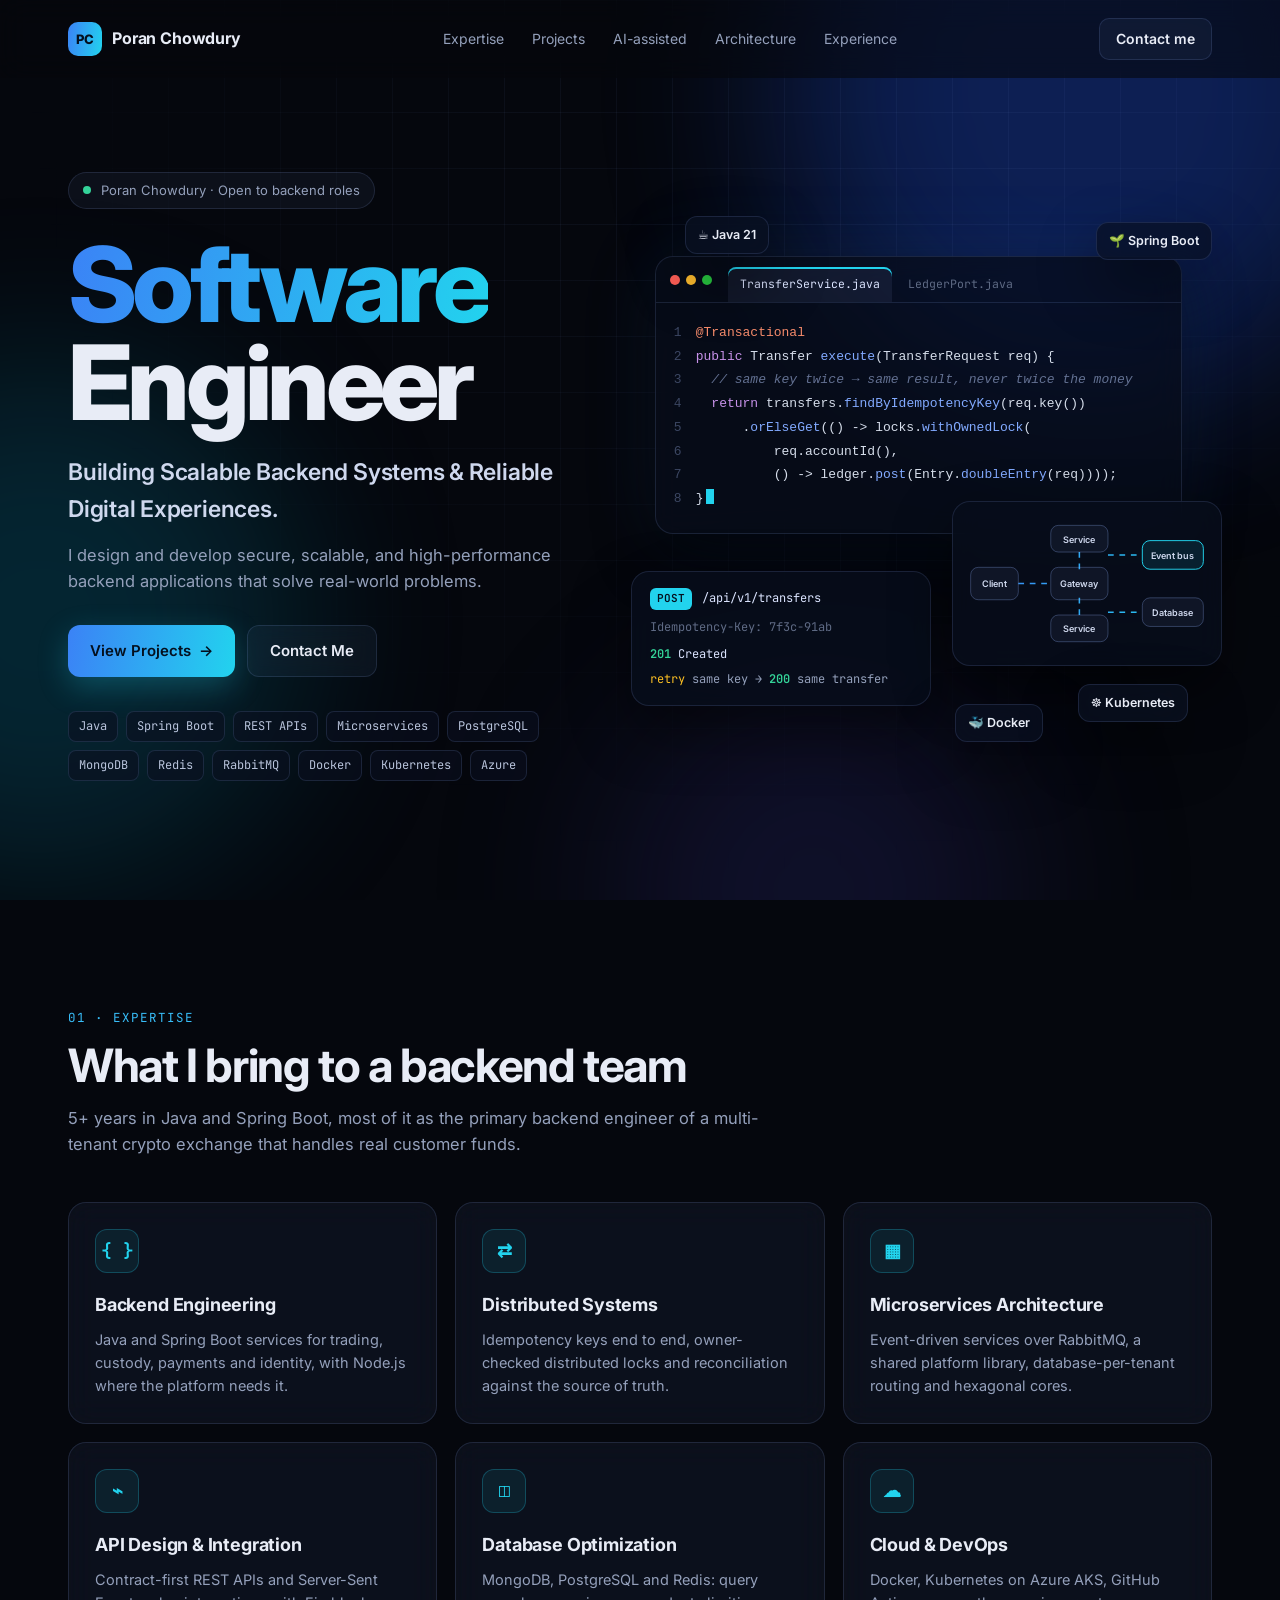
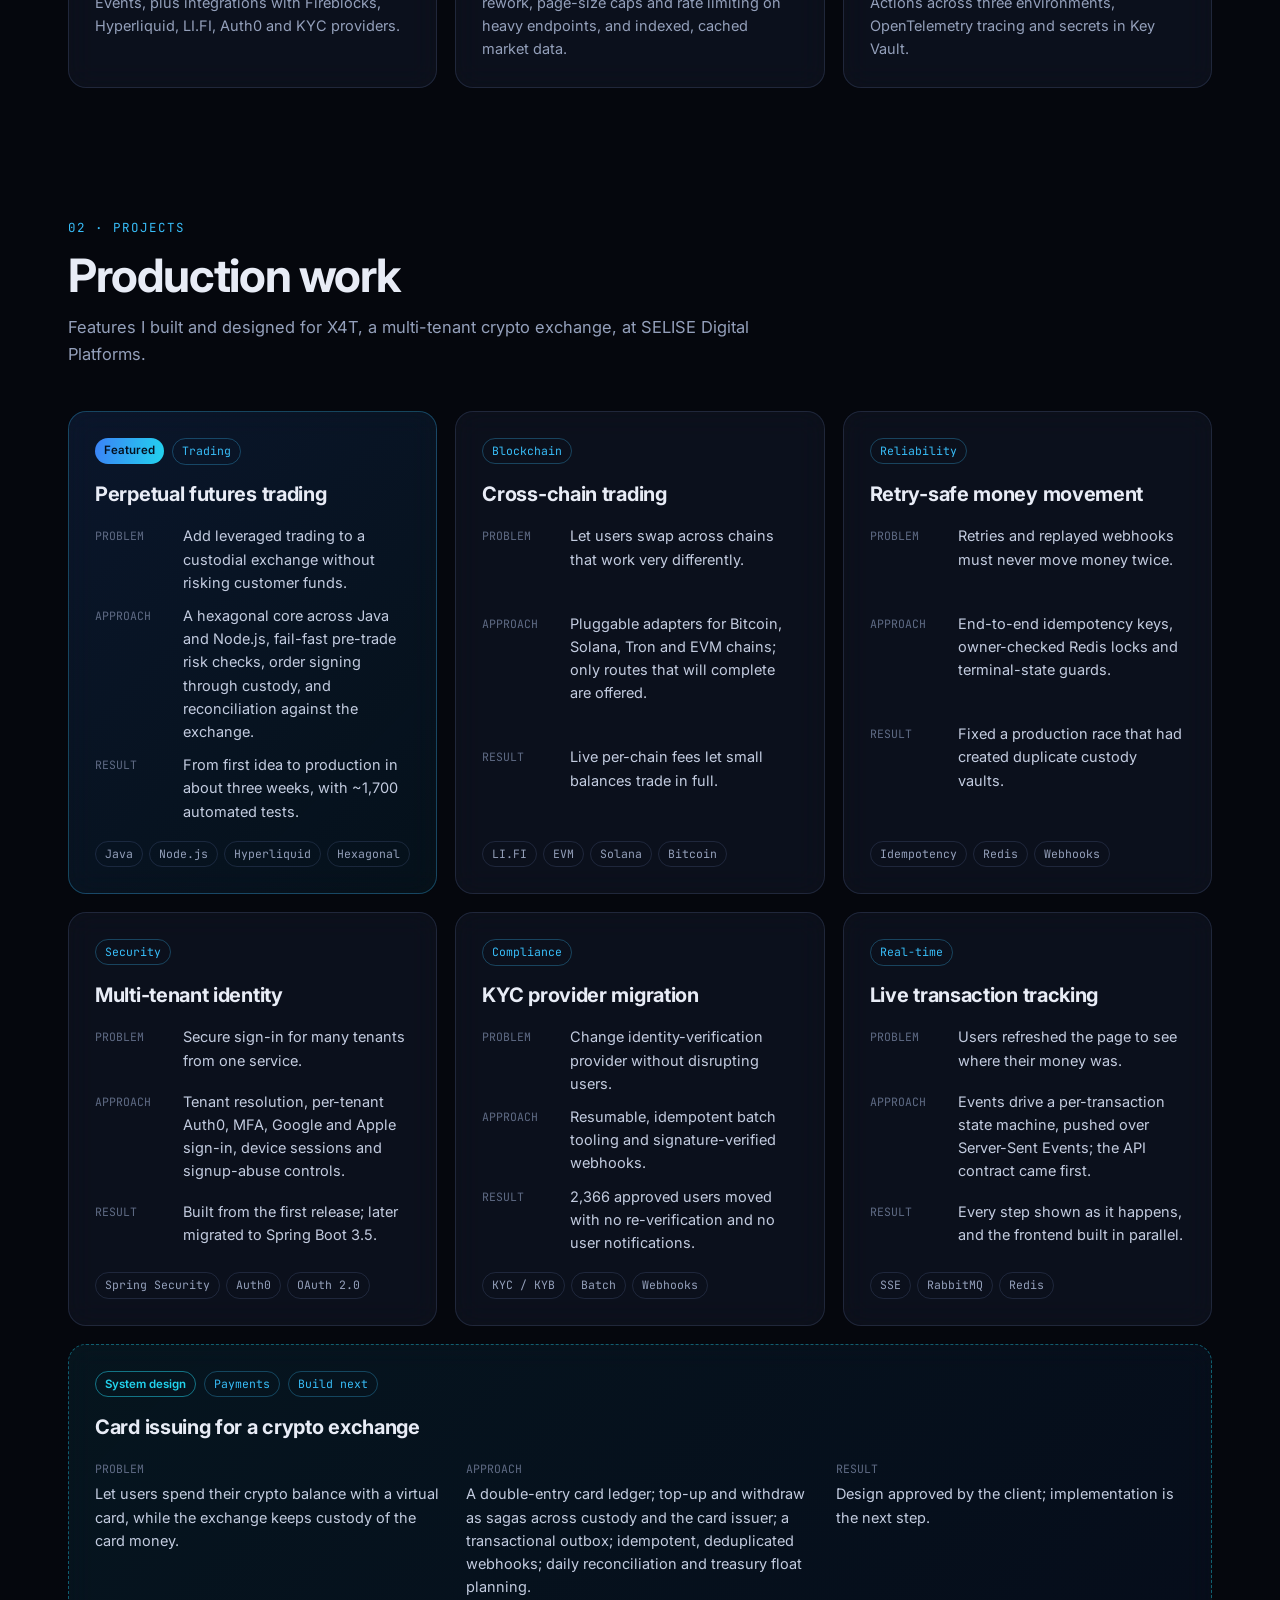
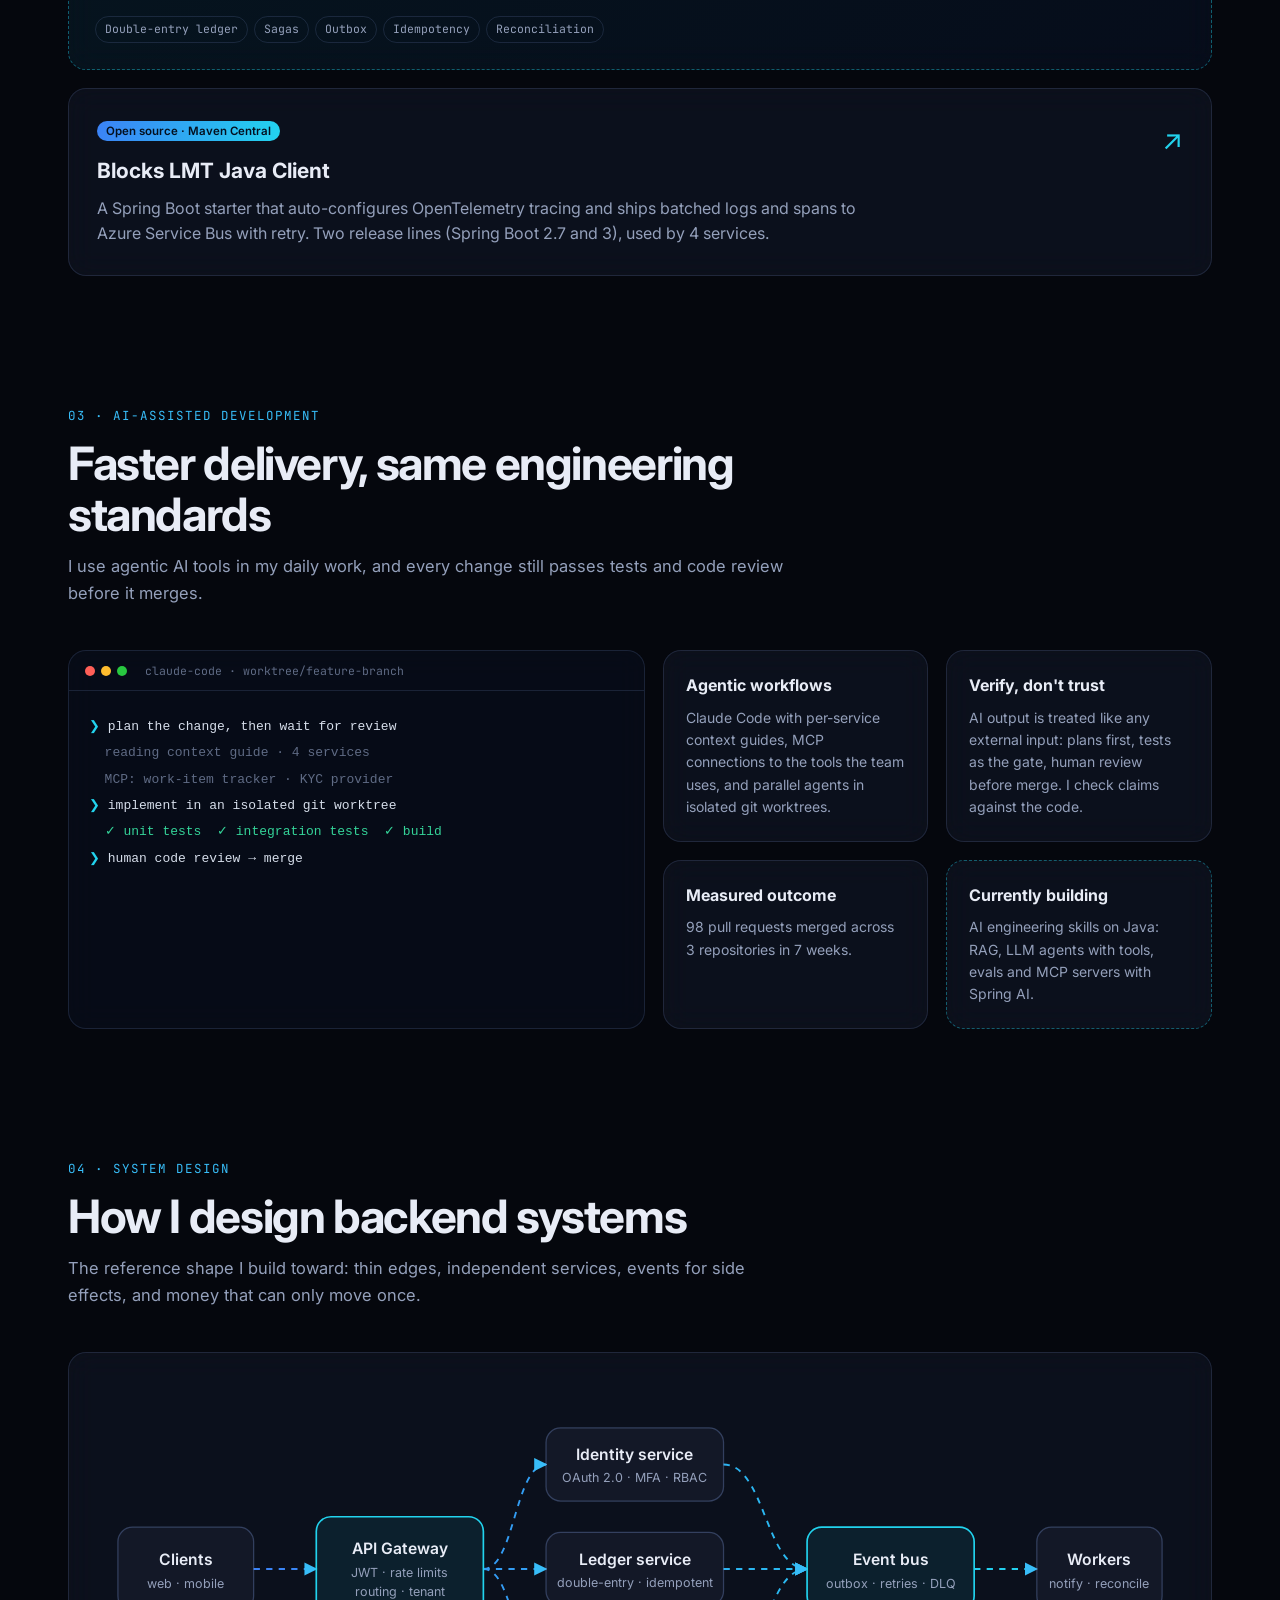
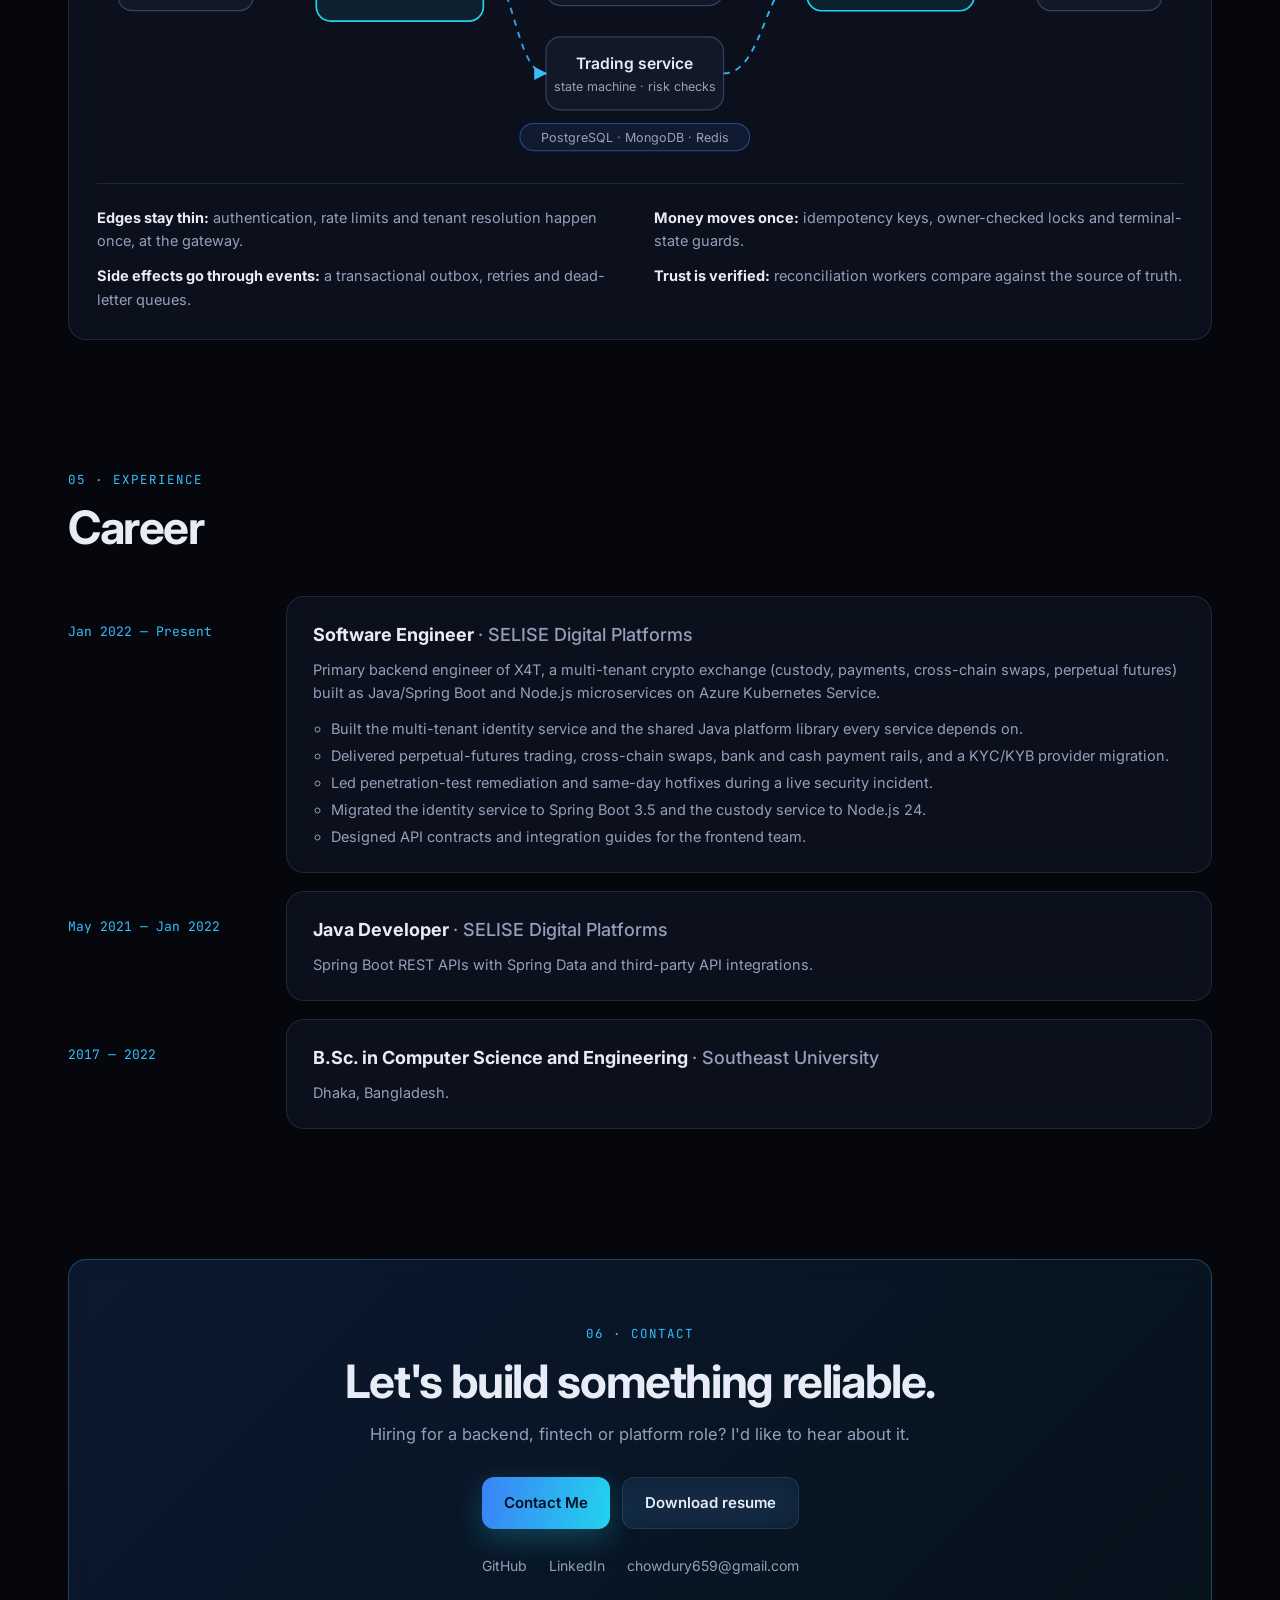
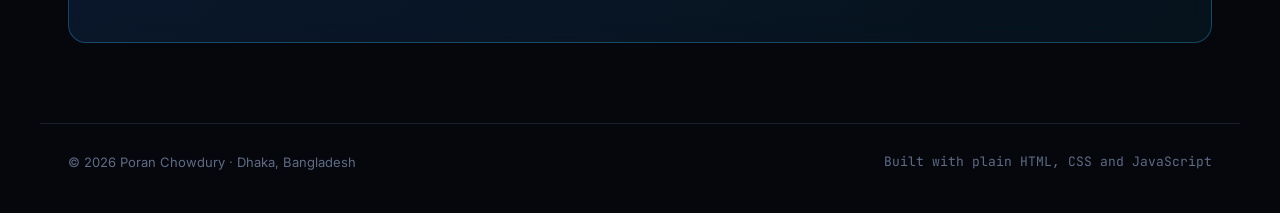
<file: index.html>
<!DOCTYPE html>
<html lang="en">
<head>
  <meta charset="UTF-8" />
  <meta name="viewport" content="width=device-width, initial-scale=1.0" />
  <title>Poran Chowdury · Software Engineer</title>
  <meta name="description" content="Poran Chowdury, Software Engineer. Building scalable backend systems and reliable digital experiences with Java, Spring Boot and microservices." />
  <meta name="author" content="Poran Chowdury" />
  <meta name="theme-color" content="#05070d" />
  <meta property="og:title" content="Poran Chowdury · Software Engineer" />
  <meta property="og:description" content="Building scalable backend systems and reliable digital experiences." />
  <meta property="og:type" content="website" />
  <meta property="og:url" content="https://poran-chowdury.github.io/" />
  <meta property="og:image" content="https://poran-chowdury.github.io/assets/banner-1920x1080.png" />
  <meta property="og:image:width" content="1920" />
  <meta property="og:image:height" content="1080" />
  <meta name="twitter:card" content="summary_large_image" />
  <link rel="canonical" href="https://poran-chowdury.github.io/" />
  <link rel="icon" href="assets/favicon.svg" type="image/svg+xml" />
  <link rel="preconnect" href="https://fonts.googleapis.com" />
  <link rel="preconnect" href="https://fonts.gstatic.com" crossorigin />
  <link href="https://fonts.googleapis.com/css2?family=Inter:wght@400;500;600;700;800&family=JetBrains+Mono:wght@400;500;600&display=swap" rel="stylesheet" />
  <link rel="stylesheet" href="styles.css" />
</head>
<body>
  <div class="aurora" aria-hidden="true"><span></span><span></span><span></span></div>
  <div class="grid-bg" aria-hidden="true"></div>

  <header class="nav" id="top">
    <a class="brand" href="#top" aria-label="Poran Chowdury, home">
      <span class="brand-mark">PC</span>
      <span class="brand-text">Poran Chowdury</span>
    </a>
    <nav class="nav-links" aria-label="Main">
      <a href="#expertise">Expertise</a>
      <a href="#projects">Projects</a>
      <a href="#ai">AI-assisted</a>
      <a href="#architecture">Architecture</a>
      <a href="#experience">Experience</a>
    </nav>
    <a class="nav-cta" href="#contact">Contact me</a>
  </header>

  <main>
    <!-- ============ HERO ============ -->
    <section class="hero">
      <div class="hero-copy">
        <p class="status reveal"><span class="pulse"></span>Poran Chowdury · Open to backend roles</p>
        <h1 class="reveal"><span class="grad">Software</span><br />Engineer</h1>
        <p class="subtitle reveal">Building Scalable Backend Systems &amp; Reliable Digital Experiences.</p>
        <p class="intro reveal">I design and develop secure, scalable, and high-performance backend applications that solve real-world problems.</p>
        <div class="cta reveal">
          <a class="btn btn-primary" href="#projects">View Projects <span aria-hidden="true">→</span></a>
          <a class="btn btn-glass" href="#contact">Contact Me</a>
        </div>
        <ul class="stack reveal" aria-label="Core technologies">
          <li>Java</li><li>Spring Boot</li><li>REST APIs</li><li>Microservices</li><li>PostgreSQL</li>
          <li>MongoDB</li><li>Redis</li><li>RabbitMQ</li><li>Docker</li><li>Kubernetes</li><li>Azure</li>
        </ul>
      </div>

      <div class="hero-visual reveal" aria-hidden="true">
        <!-- Code editor -->
        <div class="editor glass">
          <div class="editor-bar">
            <span class="dots"><i></i><i></i><i></i></span>
            <span class="tab active">TransferService.java</span>
            <span class="tab">LedgerPort.java</span>
          </div>
          <pre class="code"><code><span class="ln">1</span><span class="an">@Transactional</span>
<span class="ln">2</span><span class="kw">public</span> Transfer <span class="fn">execute</span>(TransferRequest req) {
<span class="ln">3</span>  <span class="cm">// same key twice → same result, never twice the money</span>
<span class="ln">4</span>  <span class="kw">return</span> transfers.<span class="fn">findByIdempotencyKey</span>(req.key())
<span class="ln">5</span>      .<span class="fn">orElseGet</span>(() -&gt; locks.<span class="fn">withOwnedLock</span>(
<span class="ln">6</span>          req.accountId(),
<span class="ln">7</span>          () -&gt; ledger.<span class="fn">post</span>(Entry.<span class="fn">doubleEntry</span>(req))));
<span class="ln">8</span>}<span class="caret"></span></code></pre>
        </div>

        <!-- API request visual -->
        <div class="api glass">
          <div class="api-row"><span class="verb">POST</span><span class="path">/api/v1/transfers</span></div>
          <div class="api-head">Idempotency-Key: 7f3c-91ab</div>
          <div class="api-res"><span class="ok">201</span> Created</div>
          <div class="api-retry"><span class="retry">retry</span> same key → <span class="ok">200</span> same transfer</div>
        </div>

        <!-- Mini architecture -->
        <div class="mini-arch glass">
          <svg viewBox="0 0 260 150" role="img" aria-label="Request flow from gateway through services to an event bus">
            <defs>
              <linearGradient id="mg" gradientUnits="userSpaceOnUse" x1="0" y1="0" x2="260" y2="0"><stop offset="0" stop-color="#3b82f6"/><stop offset="1" stop-color="#22d3ee"/></linearGradient>
            </defs>
            <g class="flow" fill="none" stroke="url(#mg)" stroke-width="1.6">
              <path d="M58 75 H92"/><path d="M152 45 H188"/><path d="M152 105 H188"/>
              <path d="M122 60 V40 M122 90 V110"/>
            </g>
            <g class="node"><rect x="8" y="58" width="50" height="34" rx="8"/><text x="33" y="79">Client</text></g>
            <g class="node"><rect x="92" y="58" width="60" height="34" rx="8"/><text x="122" y="79">Gateway</text></g>
            <g class="node"><rect x="92" y="14" width="60" height="28" rx="8"/><text x="122" y="32">Service</text></g>
            <g class="node"><rect x="92" y="108" width="60" height="28" rx="8"/><text x="122" y="126">Service</text></g>
            <g class="node accent"><rect x="188" y="30" width="64" height="30" rx="8"/><text x="220" y="49">Event bus</text></g>
            <g class="node"><rect x="188" y="90" width="64" height="30" rx="8"/><text x="220" y="109">Database</text></g>
          </svg>
        </div>

        <!-- Floating badges -->
        <span class="float f1 glass">☕ Java 21</span>
        <span class="float f2 glass">🌱 Spring Boot</span>
        <span class="float f3 glass">🐳 Docker</span>
        <span class="float f4 glass">☸ Kubernetes</span>
      </div>
    </section>

    <!-- ============ EXPERTISE ============ -->
    <section id="expertise" class="section">
      <header class="section-head reveal">
        <p class="kicker">01 · Expertise</p>
        <h2>What I bring to a backend team</h2>
        <p class="sub">5+ years in Java and Spring Boot, most of it as the primary backend engineer of a multi-tenant crypto exchange that handles real customer funds.</p>
      </header>
      <div class="expertise">
        <article class="exp glass reveal">
          <div class="exp-icon">{ }</div>
          <h3>Backend Engineering</h3>
          <p>Java and Spring Boot services for trading, custody, payments and identity, with Node.js where the platform needs it.</p>
        </article>
        <article class="exp glass reveal">
          <div class="exp-icon">⇄</div>
          <h3>Distributed Systems</h3>
          <p>Idempotency keys end to end, owner-checked distributed locks and reconciliation against the source of truth.</p>
        </article>
        <article class="exp glass reveal">
          <div class="exp-icon">▦</div>
          <h3>Microservices Architecture</h3>
          <p>Event-driven services over RabbitMQ, a shared platform library, database-per-tenant routing and hexagonal cores.</p>
        </article>
        <article class="exp glass reveal">
          <div class="exp-icon">⌁</div>
          <h3>API Design &amp; Integration</h3>
          <p>Contract-first REST APIs and Server-Sent Events, plus integrations with Fireblocks, Hyperliquid, LI.FI, Auth0 and KYC providers.</p>
        </article>
        <article class="exp glass reveal">
          <div class="exp-icon">◫</div>
          <h3>Database Optimization</h3>
          <p>MongoDB, PostgreSQL and Redis: query rework, page-size caps and rate limiting on heavy endpoints, and indexed, cached market data.</p>
        </article>
        <article class="exp glass reveal">
          <div class="exp-icon">☁</div>
          <h3>Cloud &amp; DevOps</h3>
          <p>Docker, Kubernetes on Azure AKS, GitHub Actions across three environments, OpenTelemetry tracing and secrets in Key Vault.</p>
        </article>
      </div>
    </section>

    <!-- ============ PROJECTS ============ -->
    <section id="projects" class="section">
      <header class="section-head reveal">
        <p class="kicker">02 · Projects</p>
        <h2>Production work</h2>
        <p class="sub">Features I built and designed for X4T, a multi-tenant crypto exchange, at SELISE Digital Platforms.</p>
      </header>

      <div class="projects">
        <article class="project glass reveal featured">
          <div class="project-top"><span class="badge">Featured</span><span class="area">Trading</span></div>
          <h3>Perpetual futures trading</h3>
          <dl>
            <div><dt>Problem</dt><dd>Add leveraged trading to a custodial exchange without risking customer funds.</dd></div>
            <div><dt>Approach</dt><dd>A hexagonal core across Java and Node.js, fail-fast pre-trade risk checks, order signing through custody, and reconciliation against the exchange.</dd></div>
            <div><dt>Result</dt><dd>From first idea to production in about three weeks, with ~1,700 automated tests.</dd></div>
          </dl>
          <ul class="tags"><li>Java</li><li>Node.js</li><li>Hyperliquid</li><li>Hexagonal</li></ul>
        </article>

        <article class="project glass reveal">
          <div class="project-top"><span class="area">Blockchain</span></div>
          <h3>Cross-chain trading</h3>
          <dl>
            <div><dt>Problem</dt><dd>Let users swap across chains that work very differently.</dd></div>
            <div><dt>Approach</dt><dd>Pluggable adapters for Bitcoin, Solana, Tron and EVM chains; only routes that will complete are offered.</dd></div>
            <div><dt>Result</dt><dd>Live per-chain fees let small balances trade in full.</dd></div>
          </dl>
          <ul class="tags"><li>LI.FI</li><li>EVM</li><li>Solana</li><li>Bitcoin</li></ul>
        </article>

        <article class="project glass reveal">
          <div class="project-top"><span class="area">Reliability</span></div>
          <h3>Retry-safe money movement</h3>
          <dl>
            <div><dt>Problem</dt><dd>Retries and replayed webhooks must never move money twice.</dd></div>
            <div><dt>Approach</dt><dd>End-to-end idempotency keys, owner-checked Redis locks and terminal-state guards.</dd></div>
            <div><dt>Result</dt><dd>Fixed a production race that had created duplicate custody vaults.</dd></div>
          </dl>
          <ul class="tags"><li>Idempotency</li><li>Redis</li><li>Webhooks</li></ul>
        </article>

        <article class="project glass reveal">
          <div class="project-top"><span class="area">Security</span></div>
          <h3>Multi-tenant identity</h3>
          <dl>
            <div><dt>Problem</dt><dd>Secure sign-in for many tenants from one service.</dd></div>
            <div><dt>Approach</dt><dd>Tenant resolution, per-tenant Auth0, MFA, Google and Apple sign-in, device sessions and signup-abuse controls.</dd></div>
            <div><dt>Result</dt><dd>Built from the first release; later migrated to Spring Boot 3.5.</dd></div>
          </dl>
          <ul class="tags"><li>Spring Security</li><li>Auth0</li><li>OAuth 2.0</li></ul>
        </article>

        <article class="project glass reveal">
          <div class="project-top"><span class="area">Compliance</span></div>
          <h3>KYC provider migration</h3>
          <dl>
            <div><dt>Problem</dt><dd>Change identity-verification provider without disrupting users.</dd></div>
            <div><dt>Approach</dt><dd>Resumable, idempotent batch tooling and signature-verified webhooks.</dd></div>
            <div><dt>Result</dt><dd>2,366 approved users moved with no re-verification and no user notifications.</dd></div>
          </dl>
          <ul class="tags"><li>KYC / KYB</li><li>Batch</li><li>Webhooks</li></ul>
        </article>

        <article class="project glass reveal">
          <div class="project-top"><span class="area">Real-time</span></div>
          <h3>Live transaction tracking</h3>
          <dl>
            <div><dt>Problem</dt><dd>Users refreshed the page to see where their money was.</dd></div>
            <div><dt>Approach</dt><dd>Events drive a per-transaction state machine, pushed over Server-Sent Events; the API contract came first.</dd></div>
            <div><dt>Result</dt><dd>Every step shown as it happens, and the frontend built in parallel.</dd></div>
          </dl>
          <ul class="tags"><li>SSE</li><li>RabbitMQ</li><li>Redis</li></ul>
        </article>

        <article class="project glass reveal wide">
          <div class="project-top"><span class="badge design">System design</span><span class="area">Payments</span><span class="area">Build next</span></div>
          <h3>Card issuing for a crypto exchange</h3>
          <dl>
            <div><dt>Problem</dt><dd>Let users spend their crypto balance with a virtual card, while the exchange keeps custody of the card money.</dd></div>
            <div><dt>Approach</dt><dd>A double-entry card ledger; top-up and withdraw as sagas across custody and the card issuer; a transactional outbox; idempotent, deduplicated webhooks; daily reconciliation and treasury float planning.</dd></div>
            <div><dt>Result</dt><dd>Design approved by the client; implementation is the next step.</dd></div>
          </dl>
          <ul class="tags"><li>Double-entry ledger</li><li>Sagas</li><li>Outbox</li><li>Idempotency</li><li>Reconciliation</li></ul>
        </article>
      </div>

      <a class="oss glass reveal" href="https://central.sonatype.com/artifact/com.seliseblocks.core/blocks-lmt-java-client" target="_blank" rel="noopener">
        <div class="oss-left">
          <span class="badge">Open source · Maven Central</span>
          <h3>Blocks LMT Java Client</h3>
          <p>A Spring Boot starter that auto-configures OpenTelemetry tracing and ships batched logs and spans to Azure Service Bus with retry. Two release lines (Spring Boot 2.7 and 3), used by 4 services.</p>
        </div>
        <span class="oss-arrow" aria-hidden="true">↗</span>
      </a>
    </section>

    <!-- ============ AI-ASSISTED ============ -->
    <section id="ai" class="section">
      <header class="section-head reveal">
        <p class="kicker">03 · AI-assisted development</p>
        <h2>Faster delivery, same engineering standards</h2>
        <p class="sub">I use agentic AI tools in my daily work, and every change still passes tests and code review before it merges.</p>
      </header>
      <div class="ai-grid">
        <div class="ai-main glass reveal">
          <div class="term">
            <div class="term-bar"><span class="dots"><i></i><i></i><i></i></span><span>claude-code · worktree/feature-branch</span></div>
<pre><code><span class="prompt">❯</span> plan the change, then wait for review
<span class="dim">  reading context guide · 4 services</span>
<span class="dim">  MCP: work-item tracker · KYC provider</span>
<span class="prompt">❯</span> implement in an isolated git worktree
<span class="ok">  ✓ unit tests  ✓ integration tests  ✓ build</span>
<span class="prompt">❯</span> human code review → merge</code></pre>
          </div>
        </div>
        <div class="ai-points">
          <article class="ai-point glass reveal"><h3>Agentic workflows</h3><p>Claude Code with per-service context guides, MCP connections to the tools the team uses, and parallel agents in isolated git worktrees.</p></article>
          <article class="ai-point glass reveal"><h3>Verify, don't trust</h3><p>AI output is treated like any external input: plans first, tests as the gate, human review before merge. I check claims against the code.</p></article>
          <article class="ai-point glass reveal"><h3>Measured outcome</h3><p>98 pull requests merged across 3 repositories in 7 weeks.</p></article>
          <article class="ai-point glass reveal learning"><h3>Currently building</h3><p>AI engineering skills on Java: RAG, LLM agents with tools, evals and MCP servers with Spring AI.</p></article>
        </div>
      </div>
    </section>

    <!-- ============ ARCHITECTURE ============ -->
    <section id="architecture" class="section">
      <header class="section-head reveal">
        <p class="kicker">04 · System design</p>
        <h2>How I design backend systems</h2>
        <p class="sub">The reference shape I build toward: thin edges, independent services, events for side effects, and money that can only move once.</p>
      </header>
      <div class="arch glass reveal">
        <svg viewBox="0 0 1040 360" role="img" aria-label="Reference backend architecture: clients, API gateway, services, event bus, workers and data stores">
          <defs>
            <linearGradient id="ag" gradientUnits="userSpaceOnUse" x1="150" y1="0" x2="900" y2="0"><stop offset="0" stop-color="#3b82f6"/><stop offset="1" stop-color="#22d3ee"/></linearGradient>
            <marker id="arw" viewBox="0 0 10 10" refX="9" refY="5" markerWidth="7" markerHeight="7" orient="auto-start-reverse"><path d="M0 0L10 5L0 10z" fill="#38bdf8"/></marker>
          </defs>
          <g class="flow" fill="none" stroke="url(#ag)" stroke-width="1.8" marker-end="url(#arw)">
            <path d="M150 180 H210"/>
            <path d="M370 180 H430"/>
            <path d="M370 180 C400 180 400 80 430 80"/>
            <path d="M370 180 C400 180 400 280 430 280"/>
            <path d="M600 80 C640 80 640 180 680 180"/>
            <path d="M600 180 H680"/>
            <path d="M600 280 C640 280 640 180 680 180"/>
            <path d="M840 180 H900"/>
          </g>
          <g class="lane"><rect x="20" y="140" width="130" height="80" rx="14"/><text class="t" x="85" y="176">Clients</text><text class="s" x="85" y="198">web · mobile</text></g>
          <g class="lane hi"><rect x="210" y="130" width="160" height="100" rx="14"/><text class="t" x="290" y="166">API Gateway</text><text class="s" x="290" y="188">JWT · rate limits</text><text class="s" x="290" y="206">routing · tenant</text></g>
          <g class="lane"><rect x="430" y="45" width="170" height="70" rx="14"/><text class="t" x="515" y="76">Identity service</text><text class="s" x="515" y="97">OAuth 2.0 · MFA · RBAC</text></g>
          <g class="lane"><rect x="430" y="145" width="170" height="70" rx="14"/><text class="t" x="515" y="176">Ledger service</text><text class="s" x="515" y="197">double-entry · idempotent</text></g>
          <g class="lane"><rect x="430" y="245" width="170" height="70" rx="14"/><text class="t" x="515" y="276">Trading service</text><text class="s" x="515" y="297">state machine · risk checks</text></g>
          <g class="lane hi"><rect x="680" y="140" width="160" height="80" rx="14"/><text class="t" x="760" y="176">Event bus</text><text class="s" x="760" y="198">outbox · retries · DLQ</text></g>
          <g class="lane"><rect x="900" y="140" width="120" height="80" rx="14"/><text class="t" x="960" y="176">Workers</text><text class="s" x="960" y="198">notify · reconcile</text></g>
          <g class="store"><rect x="405" y="328" width="220" height="26" rx="13"/><text class="s" x="515" y="346">PostgreSQL · MongoDB · Redis</text></g>
        </svg>
        <ul class="arch-notes">
          <li><strong>Edges stay thin:</strong> authentication, rate limits and tenant resolution happen once, at the gateway.</li>
          <li><strong>Money moves once:</strong> idempotency keys, owner-checked locks and terminal-state guards.</li>
          <li><strong>Side effects go through events:</strong> a transactional outbox, retries and dead-letter queues.</li>
          <li><strong>Trust is verified:</strong> reconciliation workers compare against the source of truth.</li>
        </ul>
      </div>
    </section>

    <!-- ============ EXPERIENCE ============ -->
    <section id="experience" class="section">
      <header class="section-head reveal">
        <p class="kicker">05 · Experience</p>
        <h2>Career</h2>
      </header>
      <ol class="timeline">
        <li class="reveal">
          <span class="when">Jan 2022 — Present</span>
          <div class="what glass">
            <h3>Software Engineer <span>· SELISE Digital Platforms</span></h3>
            <p>Primary backend engineer of X4T, a multi-tenant crypto exchange (custody, payments, cross-chain swaps, perpetual futures) built as Java/Spring Boot and Node.js microservices on Azure Kubernetes Service.</p>
            <ul>
              <li>Built the multi-tenant identity service and the shared Java platform library every service depends on.</li>
              <li>Delivered perpetual-futures trading, cross-chain swaps, bank and cash payment rails, and a KYC/KYB provider migration.</li>
              <li>Led penetration-test remediation and same-day hotfixes during a live security incident.</li>
              <li>Migrated the identity service to Spring Boot 3.5 and the custody service to Node.js 24.</li>
              <li>Designed API contracts and integration guides for the frontend team.</li>
            </ul>
          </div>
        </li>
        <li class="reveal">
          <span class="when">May 2021 — Jan 2022</span>
          <div class="what glass">
            <h3>Java Developer <span>· SELISE Digital Platforms</span></h3>
            <p>Spring Boot REST APIs with Spring Data and third-party API integrations.</p>
          </div>
        </li>
        <li class="reveal">
          <span class="when">2017 — 2022</span>
          <div class="what glass">
            <h3>B.Sc. in Computer Science and Engineering <span>· Southeast University</span></h3>
            <p>Dhaka, Bangladesh.</p>
          </div>
        </li>
      </ol>
    </section>

    <!-- ============ CONTACT ============ -->
    <section id="contact" class="section contact reveal">
      <div class="contact-card glass">
        <p class="kicker">06 · Contact</p>
        <h2>Let's build something reliable.</h2>
        <p class="sub">Hiring for a backend, fintech or platform role? I'd like to hear about it.</p>
        <div class="cta center">
          <a class="btn btn-primary" href="mailto:chowdury659@gmail.com">Contact Me</a>
          <a class="btn btn-glass" href="assets/Poran_Chowdury_Resume.pdf" target="_blank" rel="noopener">Download resume</a>
        </div>
        <ul class="socials">
          <li><a href="https://github.com/poran-chowdury" target="_blank" rel="noopener">GitHub</a></li>
          <li><a href="https://www.linkedin.com/in/poran-chowdury/" target="_blank" rel="noopener">LinkedIn</a></li>
          <li><a href="mailto:chowdury659@gmail.com">chowdury659@gmail.com</a></li>
        </ul>
      </div>
    </section>
  </main>

  <footer class="footer">
    <span>© <span id="year">2026</span> Poran Chowdury · Dhaka, Bangladesh</span>
    <span class="mono">Built with plain HTML, CSS and JavaScript</span>
  </footer>

  <script src="script.js"></script>
</body>
</html>
</file>
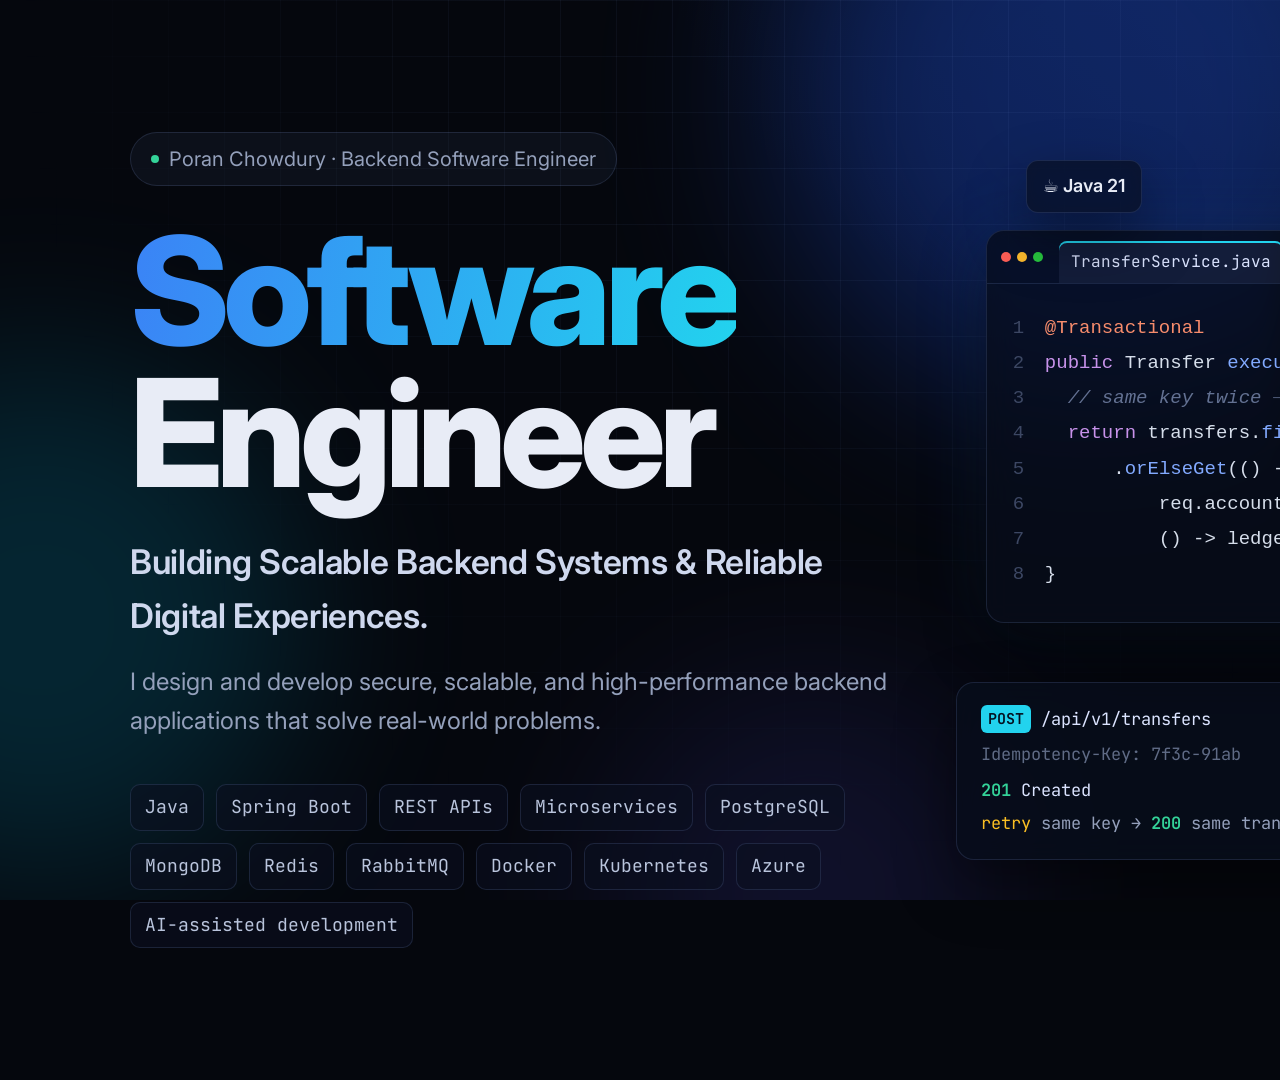
<file: assets/banner-source.html>
<!DOCTYPE html>
<html lang="en">
<head>
  <meta charset="UTF-8" />
  <title>Banner source (1920x1080)</title>
  <link href="https://fonts.googleapis.com/css2?family=Inter:wght@400;500;600;700;800&family=JetBrains+Mono:wght@400;500;600&display=swap" rel="stylesheet" />
  <link rel="stylesheet" href="../styles.css" />
  <style>
    html, body { width: 1920px; height: 1080px; overflow: hidden; }
    body { background: radial-gradient(1400px 900px at 78% -10%, #0c1a3a 0%, transparent 60%), #05070d; }
    .aurora, .grid-bg { position: absolute; }
    .frame { position: relative; width: 1920px; height: 1080px; padding: 110px 130px; display: grid; grid-template-columns: 1fr 1.05fr; gap: 90px; align-items: center; }
    .frame .status { font-size: 20px; padding: 10px 20px; }
    .frame h1 { font-size: 150px; line-height: 0.95; letter-spacing: -0.045em; font-weight: 800; margin: 34px 0 30px; }
    .frame .subtitle { font-size: 34px; max-width: 820px; }
    .frame .intro { font-size: 24px; max-width: 760px; margin-top: 20px; }
    .frame .stack { margin-top: 44px; max-width: 820px; gap: 12px; }
    .frame .stack li { font-size: 18px; padding: 8px 14px; border-radius: 10px; }
    .frame .hero-visual { min-height: 760px; }
    .frame .editor { top: 70px; right: 40px; }
    .frame .code { font-size: 19px; padding: 26px 26px 30px; }
    .frame .code .ln { width: 32px; }
    .frame .tab { font-size: 16px; }
    .frame .api { width: 430px; font-size: 17px; padding: 22px 24px; left: -30px; bottom: 60px; }
    .frame .verb { font-size: 15px; }
    .frame .mini-arch { width: 380px; right: -10px; bottom: 120px; }
    .frame .float { font-size: 18px; padding: 11px 16px; animation: none; }
    .frame .f1 { top: 0; left: 40px; } .frame .f2 { top: 10px; right: 0; }
    .frame .f3 { bottom: 0; left: 440px; } .frame .f4 { bottom: 20px; right: 30px; }
    .reveal { opacity: 1; transform: none; }
    .aurora span, .flow path, .caret, .pulse { animation: none; }
  </style>
</head>
<body>
  <div class="aurora" aria-hidden="true"><span></span><span></span><span></span></div>
  <div class="grid-bg" aria-hidden="true"></div>
  <div class="frame">
    <div>
      <p class="status"><span class="pulse"></span>Poran Chowdury · Backend Software Engineer</p>
      <h1><span class="grad">Software</span><br />Engineer</h1>
      <p class="subtitle">Building Scalable Backend Systems &amp; Reliable Digital Experiences.</p>
      <p class="intro">I design and develop secure, scalable, and high-performance backend applications that solve real-world problems.</p>
      <ul class="stack">
        <li>Java</li><li>Spring Boot</li><li>REST APIs</li><li>Microservices</li><li>PostgreSQL</li><li>MongoDB</li>
        <li>Redis</li><li>RabbitMQ</li><li>Docker</li><li>Kubernetes</li><li>Azure</li><li>AI-assisted development</li>
      </ul>
    </div>
    <div class="hero-visual">
      <div class="editor glass">
        <div class="editor-bar">
          <span class="dots"><i></i><i></i><i></i></span>
          <span class="tab active">TransferService.java</span>
          <span class="tab">LedgerPort.java</span>
        </div>
        <pre class="code"><code><span class="ln">1</span><span class="an">@Transactional</span>
<span class="ln">2</span><span class="kw">public</span> Transfer <span class="fn">execute</span>(TransferRequest req) {
<span class="ln">3</span>  <span class="cm">// same key twice → same result</span>
<span class="ln">4</span>  <span class="kw">return</span> transfers.<span class="fn">findByIdempotencyKey</span>(req.key())
<span class="ln">5</span>      .<span class="fn">orElseGet</span>(() -&gt; locks.<span class="fn">withOwnedLock</span>(
<span class="ln">6</span>          req.accountId(),
<span class="ln">7</span>          () -&gt; ledger.<span class="fn">post</span>(Entry.<span class="fn">doubleEntry</span>(req))));
<span class="ln">8</span>}</code></pre>
      </div>
      <div class="api glass">
        <div class="api-row"><span class="verb">POST</span><span class="path">/api/v1/transfers</span></div>
        <div class="api-head">Idempotency-Key: 7f3c-91ab</div>
        <div class="api-res"><span class="ok">201</span> Created</div>
        <div class="api-retry"><span class="retry">retry</span> same key → <span class="ok">200</span> same transfer</div>
      </div>
      <div class="mini-arch glass">
        <svg viewBox="0 0 260 150">
          <defs><linearGradient id="mg" gradientUnits="userSpaceOnUse" x1="0" y1="0" x2="260" y2="0"><stop offset="0" stop-color="#3b82f6"/><stop offset="1" stop-color="#22d3ee"/></linearGradient></defs>
          <g class="flow" fill="none" stroke="url(#mg)" stroke-width="1.6"><path d="M58 75 H92"/><path d="M152 45 H188"/><path d="M152 105 H188"/><path d="M122 60 V40 M122 90 V110"/></g>
          <g class="node"><rect x="8" y="58" width="50" height="34" rx="8"/><text x="33" y="79">Client</text></g>
          <g class="node"><rect x="92" y="58" width="60" height="34" rx="8"/><text x="122" y="79">Gateway</text></g>
          <g class="node"><rect x="92" y="14" width="60" height="28" rx="8"/><text x="122" y="32">Service</text></g>
          <g class="node"><rect x="92" y="108" width="60" height="28" rx="8"/><text x="122" y="126">Service</text></g>
          <g class="node accent"><rect x="188" y="30" width="64" height="30" rx="8"/><text x="220" y="49">Event bus</text></g>
          <g class="node"><rect x="188" y="90" width="64" height="30" rx="8"/><text x="220" y="109">Database</text></g>
        </svg>
      </div>
      <span class="float f1 glass">☕ Java 21</span>
      <span class="float f2 glass">🌱 Spring Boot</span>
      <span class="float f3 glass">🐳 Docker</span>
      <span class="float f4 glass">☸ Kubernetes</span>
    </div>
  </div>
</body>
</html>
</file>
<file: styles.css>
:root {
  --bg: #05070d;
  --bg-2: #0a1020;
  --glass: rgba(148, 178, 255, 0.055);
  --glass-strong: rgba(148, 178, 255, 0.09);
  --border: rgba(148, 178, 255, 0.14);
  --text: #e8ecf6;
  --muted: #94a0bb;
  --dim: #5f6b85;
  --blue: #3b82f6;
  --cyan: #22d3ee;
  --sky: #38bdf8;
  --green: #34d399;
  --grad: linear-gradient(100deg, #3b82f6 0%, #22d3ee 100%);
  --shadow: 0 24px 60px rgba(0, 0, 0, 0.45);
  --radius: 18px;
}

* { box-sizing: border-box; margin: 0; padding: 0; }
html { scroll-behavior: smooth; }
body {
  font-family: "Inter", system-ui, -apple-system, "Segoe UI", Arial, sans-serif;
  background: radial-gradient(1200px 700px at 80% -10%, #0c1a3a 0%, transparent 60%), var(--bg);
  color: var(--text);
  line-height: 1.6;
  -webkit-font-smoothing: antialiased;
  overflow-x: hidden;
}
a { color: inherit; text-decoration: none; }
.mono { font-family: "JetBrains Mono", monospace; }

/* ---------- Background ---------- */
.aurora { position: fixed; inset: 0; z-index: -2; overflow: hidden; pointer-events: none; }
.aurora span { position: absolute; border-radius: 50%; filter: blur(90px); opacity: 0.35; animation: drift 22s ease-in-out infinite alternate; }
.aurora span:nth-child(1) { width: 620px; height: 620px; background: #1d4ed8; top: -220px; right: -120px; }
.aurora span:nth-child(2) { width: 520px; height: 520px; background: #0891b2; top: 40%; left: -220px; animation-delay: -8s; opacity: 0.22; }
.aurora span:nth-child(3) { width: 420px; height: 420px; background: #312e81; bottom: -200px; right: 20%; animation-delay: -14s; opacity: 0.25; }
@keyframes drift { to { transform: translate3d(60px, 40px, 0) scale(1.08); } }
.grid-bg {
  position: fixed; inset: 0; z-index: -1; pointer-events: none;
  background-image: linear-gradient(rgba(148,178,255,0.05) 1px, transparent 1px), linear-gradient(90deg, rgba(148,178,255,0.05) 1px, transparent 1px);
  background-size: 56px 56px;
  mask-image: radial-gradient(ellipse at 60% 0%, #000 25%, transparent 70%);
}

/* ---------- Glass ---------- */
.glass {
  background: var(--glass);
  border: 1px solid var(--border);
  backdrop-filter: blur(14px) saturate(140%);
  -webkit-backdrop-filter: blur(14px) saturate(140%);
  border-radius: var(--radius);
}

/* ---------- Nav ---------- */
.nav {
  position: sticky; top: 0; z-index: 20;
  display: flex; align-items: center; justify-content: space-between; gap: 20px;
  max-width: 1200px; margin: 0 auto; padding: 18px 28px;
}
.nav::before {
  content: ""; position: absolute; top: 0; bottom: 0; left: 50%; width: 100vw; transform: translateX(-50%); z-index: -1;
  background: rgba(5, 7, 13, 0.6); backdrop-filter: blur(14px); -webkit-backdrop-filter: blur(14px);
  border-bottom: 1px solid transparent; transition: border-color 0.2s;
}
.nav.scrolled::before { border-bottom-color: var(--border); }
.brand { display: flex; align-items: center; gap: 10px; font-weight: 700; letter-spacing: -0.01em; }
.brand-mark { display: grid; place-items: center; width: 34px; height: 34px; border-radius: 10px; background: var(--grad); color: #04101f; font-size: 13px; font-weight: 800; }
.nav-links { display: flex; gap: 28px; font-size: 14px; color: var(--muted); }
.nav-links a { transition: color 0.15s; }
.nav-links a:hover { color: var(--text); }
.nav-cta { font-size: 14px; font-weight: 600; padding: 9px 16px; border-radius: 10px; border: 1px solid var(--border); background: var(--glass); transition: border-color 0.15s; }
.nav-cta:hover { border-color: var(--sky); }

main { max-width: 1200px; margin: 0 auto; padding: 0 28px; }

/* ---------- Hero ---------- */
.hero { display: grid; grid-template-columns: minmax(0, 1fr) minmax(0, 1.05fr); gap: 56px; align-items: center; min-height: min(calc(100vh - 80px), 860px); padding: 48px 0 72px; }
.status { display: inline-flex; align-items: center; gap: 10px; font-size: 13px; color: var(--muted); padding: 7px 14px; border-radius: 999px; border: 1px solid var(--border); background: var(--glass); }
.pulse { width: 8px; height: 8px; border-radius: 50%; background: var(--green); box-shadow: 0 0 0 0 rgba(52, 211, 153, 0.6); animation: pulse 2.2s infinite; }
@keyframes pulse { 70% { box-shadow: 0 0 0 10px rgba(52, 211, 153, 0); } 100% { box-shadow: 0 0 0 0 rgba(52, 211, 153, 0); } }
.hero h1 { font-size: clamp(52px, 8.2vw, 104px); line-height: 0.95; letter-spacing: -0.045em; font-weight: 800; margin: 26px 0 22px; }
.grad { background: var(--grad); -webkit-background-clip: text; background-clip: text; color: transparent; }
.subtitle { font-size: clamp(18px, 2.1vw, 23px); font-weight: 600; color: #cfd8ee; letter-spacing: -0.01em; max-width: 560px; }
.intro { margin-top: 14px; font-size: 16.5px; color: var(--muted); max-width: 520px; }
.cta { display: flex; flex-wrap: wrap; gap: 12px; margin-top: 30px; }
.cta.center { justify-content: center; }
.btn { display: inline-flex; align-items: center; gap: 8px; padding: 13px 22px; border-radius: 12px; font-weight: 600; font-size: 15px; transition: transform 0.15s, box-shadow 0.15s, border-color 0.15s; }
.btn:hover { transform: translateY(-2px); }
.btn-primary { background: var(--grad); color: #04101f; box-shadow: 0 10px 30px rgba(34, 211, 238, 0.25); }
.btn-primary:hover { box-shadow: 0 14px 38px rgba(34, 211, 238, 0.35); }
.btn-glass { background: var(--glass); border: 1px solid var(--border); backdrop-filter: blur(10px); }
.btn-glass:hover { border-color: var(--sky); }
.stack { list-style: none; display: flex; flex-wrap: wrap; gap: 8px; margin-top: 34px; max-width: 560px; }
.stack li { font-family: "JetBrains Mono", monospace; font-size: 12px; color: #b9c4dc; padding: 5px 10px; border-radius: 8px; border: 1px solid var(--border); background: rgba(10, 16, 32, 0.6); }

/* Hero visual */
.hero-visual { position: relative; min-height: 520px; }
.editor { position: absolute; top: 40px; left: 0; right: 30px; box-shadow: var(--shadow), 0 0 80px rgba(59, 130, 246, 0.12); background: rgba(8, 13, 26, 0.78); overflow: hidden; }
.editor-bar { display: flex; align-items: center; gap: 4px; padding: 10px 14px 0; border-bottom: 1px solid var(--border); }
.dots { display: inline-flex; gap: 6px; margin-right: 12px; padding-bottom: 10px; }
.dots i { width: 10px; height: 10px; border-radius: 50%; background: #ff5f57; }
.dots i:nth-child(2) { background: #febc2e; } .dots i:nth-child(3) { background: #28c840; }
.tab { font-family: "JetBrains Mono", monospace; font-size: 11.5px; color: var(--dim); padding: 8px 12px; border-radius: 8px 8px 0 0; }
.tab.active { color: #dbe4ff; background: rgba(148, 178, 255, 0.08); box-shadow: inset 0 2px 0 var(--cyan); }
.code { padding: 18px 18px 22px; font: 13px/1.75 "JetBrains Mono", monospace; color: #d6deeb; overflow-x: auto; }
.code .ln { display: inline-block; width: 22px; color: #3c4763; user-select: none; }
.code .kw { color: #c792ea; } .code .fn { color: #82aaff; } .code .cm { color: #637192; font-style: italic; } .code .an { color: #f78c6c; }
.caret { display: inline-block; width: 8px; height: 15px; margin-left: 2px; background: var(--cyan); vertical-align: -2px; animation: blink 1.1s steps(1) infinite; }
@keyframes blink { 50% { opacity: 0; } }

.api { position: absolute; left: -24px; bottom: 30px; width: 300px; padding: 16px 18px; font-family: "JetBrains Mono", monospace; font-size: 12px; background: rgba(8, 13, 26, 0.85); box-shadow: var(--shadow); }
.api-row { display: flex; gap: 10px; align-items: center; }
.verb { color: #04101f; background: var(--cyan); padding: 2px 7px; border-radius: 6px; font-weight: 600; font-size: 11px; }
.path { color: #dbe4ff; }
.api-head { color: var(--dim); margin: 8px 0; }
.api-res { color: #dbe4ff; }
.ok { color: var(--green); font-weight: 600; }
.api-retry { margin-top: 6px; color: var(--muted); }
.retry { color: #fbbf24; }

.mini-arch { position: absolute; right: -10px; bottom: 70px; width: 270px; padding: 10px; background: rgba(8, 13, 26, 0.85); box-shadow: var(--shadow); }
.mini-arch svg { display: block; width: 100%; height: auto; }
.mini-arch .node rect { fill: rgba(148, 178, 255, 0.06); stroke: rgba(148, 178, 255, 0.3); }
.mini-arch .node.accent rect { stroke: var(--cyan); fill: rgba(34, 211, 238, 0.1); }
.mini-arch .node text { fill: #cfd8ee; font: 600 9.5px "Inter", sans-serif; text-anchor: middle; }

.float { position: absolute; font-size: 12.5px; font-weight: 600; padding: 8px 12px; border-radius: 12px; background: rgba(10, 16, 32, 0.75); box-shadow: var(--shadow); animation: float 6s ease-in-out infinite; white-space: nowrap; }
.f1 { top: 0; left: 30px; }
.f2 { top: 6px; right: 0; animation-delay: -1.5s; }
.f3 { bottom: -6px; left: 300px; animation-delay: -3s; }
.f4 { bottom: 14px; right: 24px; animation-delay: -4.5s; }
@keyframes float { 50% { transform: translateY(-10px); } }

/* Animated flow lines */
.flow path { stroke-dasharray: 6 6; animation: dash 1.6s linear infinite; }
@keyframes dash { to { stroke-dashoffset: -24; } }

/* ---------- Sections ---------- */
.section { padding: 110px 0 20px; }
.section-head { max-width: 720px; margin-bottom: 44px; }
.kicker { font-family: "JetBrains Mono", monospace; font-size: 12.5px; letter-spacing: 0.08em; text-transform: uppercase; color: var(--sky); margin-bottom: 12px; }
h2 { font-size: clamp(30px, 4.2vw, 46px); line-height: 1.1; letter-spacing: -0.03em; }
.sub { margin-top: 14px; color: var(--muted); font-size: 16.5px; }

/* Expertise */
.expertise { display: grid; grid-template-columns: repeat(3, 1fr); gap: 18px; }
.exp { padding: 26px; transition: transform 0.2s, border-color 0.2s, background 0.2s; }
.exp:hover { transform: translateY(-4px); border-color: rgba(56, 189, 248, 0.45); background: var(--glass-strong); }
.exp-icon { display: grid; place-items: center; width: 44px; height: 44px; border-radius: 12px; margin-bottom: 18px; font: 600 18px "JetBrains Mono", monospace; color: var(--cyan); background: rgba(34, 211, 238, 0.08); border: 1px solid rgba(34, 211, 238, 0.25); }
.exp h3 { font-size: 18px; margin-bottom: 8px; letter-spacing: -0.01em; }
.exp p { color: var(--muted); font-size: 14.5px; }

/* Projects */
.projects { display: grid; grid-template-columns: repeat(3, 1fr); gap: 18px; }
.project { padding: 26px; display: flex; flex-direction: column; transition: transform 0.2s, border-color 0.2s; }
.project:hover { transform: translateY(-4px); border-color: rgba(56, 189, 248, 0.45); }
.project.featured { background: linear-gradient(135deg, rgba(59, 130, 246, 0.12), rgba(34, 211, 238, 0.05)); border-color: rgba(56, 189, 248, 0.3); }
.project-top { display: flex; gap: 8px; margin-bottom: 14px; }
.badge { font-size: 11.5px; font-weight: 600; color: #04101f; background: var(--grad); padding: 3px 9px; border-radius: 999px; }
.area { font-family: "JetBrains Mono", monospace; font-size: 11.5px; color: var(--sky); padding: 3px 9px; border-radius: 999px; border: 1px solid rgba(56, 189, 248, 0.3); }
.project h3 { font-size: 20px; letter-spacing: -0.015em; margin-bottom: 14px; }
.project dl { display: grid; gap: 10px; flex: 1; }
.project dl div { display: grid; grid-template-columns: 78px 1fr; gap: 10px; }
.project dt { font-family: "JetBrains Mono", monospace; font-size: 11.5px; color: var(--dim); text-transform: uppercase; padding-top: 3px; }
.project dd { color: #c3cce0; font-size: 14.5px; }
.tags { list-style: none; display: flex; flex-wrap: wrap; gap: 6px; margin-top: 18px; }
.tags li { font-family: "JetBrains Mono", monospace; font-size: 11.5px; color: var(--muted); padding: 3px 9px; border-radius: 999px; border: 1px solid var(--border); }

/* Full-width design card (planned work, not shipped) */
.project.wide { grid-column: 1 / -1; border-style: dashed; border-color: rgba(34, 211, 238, 0.4); background: linear-gradient(135deg, rgba(34, 211, 238, 0.07), rgba(59, 130, 246, 0.05)); }
.project.wide dl { grid-template-columns: repeat(3, 1fr); gap: 22px; }
.project.wide dl div { grid-template-columns: 1fr; gap: 4px; align-content: start; }
.project.wide dl { flex: none; align-items: start; }
.badge.design { background: transparent; color: var(--cyan); border: 1px solid rgba(34, 211, 238, 0.5); }
@media (max-width: 960px) { .project.wide dl { grid-template-columns: 1fr; gap: 10px; } }

.oss { display: flex; justify-content: space-between; align-items: flex-start; gap: 24px; margin-top: 18px; padding: 28px; transition: border-color 0.2s, transform 0.2s; }
.oss:hover { border-color: var(--sky); transform: translateY(-3px); }
.oss h3 { font-size: 21px; margin: 12px 0 8px; }
.oss p { color: var(--muted); max-width: 780px; }
.oss-arrow { font-size: 28px; color: var(--cyan); }

/* AI section */
.ai-grid { display: grid; grid-template-columns: minmax(0, 1.05fr) minmax(0, 1fr); gap: 18px; align-items: stretch; }
.ai-main { padding: 0; overflow: hidden; background: rgba(8, 13, 26, 0.8); }
.term-bar { display: flex; align-items: center; gap: 6px; padding: 12px 16px; border-bottom: 1px solid var(--border); font: 11.5px "JetBrains Mono", monospace; color: var(--dim); }
.term-bar .dots { padding-bottom: 0; }
.term pre { padding: 22px 20px 26px; font: 13px/1.95 "JetBrains Mono", monospace; color: #d6deeb; overflow-x: auto; }
.term .prompt { color: var(--cyan); }
.term .dim { color: var(--dim); }
.term .ok { color: var(--green); font-weight: 500; }
.ai-points { display: grid; grid-template-columns: 1fr 1fr; gap: 18px; }
.ai-point { padding: 22px; }
.ai-point h3 { font-size: 16px; margin-bottom: 8px; }
.ai-point p { color: var(--muted); font-size: 14px; }
.ai-point.learning { border-style: dashed; border-color: rgba(34, 211, 238, 0.4); }

/* Architecture */
.arch { padding: 28px; }
.arch svg { display: block; width: 100%; height: auto; }
.arch .lane rect { fill: rgba(148, 178, 255, 0.05); stroke: rgba(148, 178, 255, 0.28); stroke-width: 1.2; }
.arch .lane.hi rect { fill: rgba(34, 211, 238, 0.08); stroke: var(--cyan); stroke-width: 1.6; }
.arch .store rect { fill: rgba(59, 130, 246, 0.1); stroke: rgba(59, 130, 246, 0.5); }
.arch text { text-anchor: middle; font-family: "Inter", sans-serif; }
.arch .t { fill: #e8ecf6; font-size: 15px; font-weight: 600; }
.arch .s { fill: #94a0bb; font-size: 12px; }
.arch-notes { list-style: none; display: grid; grid-template-columns: repeat(2, 1fr); gap: 12px 28px; margin-top: 26px; padding-top: 22px; border-top: 1px solid var(--border); }
.arch-notes li { color: var(--muted); font-size: 14.5px; }
.arch-notes strong { color: var(--text); }

/* Timeline */
.timeline { list-style: none; display: grid; gap: 18px; }
.timeline > li { display: grid; grid-template-columns: 190px 1fr; gap: 28px; align-items: start; }
.when { font-family: "JetBrains Mono", monospace; font-size: 13px; color: var(--sky); padding-top: 26px; }
.what { padding: 24px 26px; }
.what h3 { font-size: 18px; margin-bottom: 8px; }
.what h3 span { color: var(--muted); font-weight: 500; }
.what p, .what li { color: var(--muted); font-size: 14.5px; }
.what ul { margin: 12px 0 0 18px; display: grid; gap: 4px; }

/* Contact */
.contact { padding-bottom: 80px; }
.contact-card { text-align: center; padding: 64px 28px; background: linear-gradient(135deg, rgba(59, 130, 246, 0.14), rgba(34, 211, 238, 0.06)); border-color: rgba(56, 189, 248, 0.3); }
.contact-card .sub { max-width: 560px; margin-left: auto; margin-right: auto; }
.socials { list-style: none; display: flex; justify-content: center; flex-wrap: wrap; gap: 22px; margin-top: 26px; font-size: 14px; color: var(--muted); }
.socials a:hover { color: var(--cyan); }

.footer { max-width: 1200px; margin: 0 auto; padding: 28px 28px 40px; display: flex; justify-content: space-between; gap: 16px; color: var(--dim); font-size: 13px; border-top: 1px solid var(--border); }

/* ---------- Reveal ---------- */
.reveal { opacity: 0; transform: translateY(20px); transition: opacity 0.7s ease, transform 0.7s ease; }
.reveal.visible { opacity: 1; transform: none; }

@media (prefers-reduced-motion: reduce) {
  html { scroll-behavior: auto; }
  .reveal { opacity: 1; transform: none; transition: none; }
  .aurora span, .float, .flow path, .caret, .pulse { animation: none; }
  .btn, .exp, .project, .oss { transition: none; }
}

/* ---------- Responsive ---------- */
@media (max-width: 1100px) {
  .hero { grid-template-columns: 1fr; min-height: 0; gap: 40px; }
  .hero-visual { min-height: 500px; max-width: 640px; }
}
@media (max-width: 960px) {
  .nav-links { display: none; }
  .expertise, .projects { grid-template-columns: repeat(2, 1fr); }
  .ai-grid { grid-template-columns: 1fr; }
  .arch-notes { grid-template-columns: 1fr; }
}
@media (max-width: 640px) {
  main { padding: 0 16px; }
  .nav { padding: 14px 16px; }
  .brand-text { display: none; }
  .hero { padding: 28px 0 48px; }
  .hero-visual { min-height: 0; display: grid; gap: 14px; }
  .editor, .api, .mini-arch { position: static; width: auto; }
  .float, .mini-arch { display: none; }
  .code { font-size: 11.5px; }
  .expertise, .projects, .ai-points { grid-template-columns: 1fr; }
  .project dl div { grid-template-columns: 1fr; gap: 2px; }
  .timeline > li { grid-template-columns: 1fr; gap: 6px; }
  .when { padding-top: 0; }
  .arch { padding: 14px; overflow-x: auto; }
  .arch svg { min-width: 640px; }
  .section { padding-top: 80px; }
  .footer { flex-direction: column; padding: 24px 16px 32px; }
}
</file>
